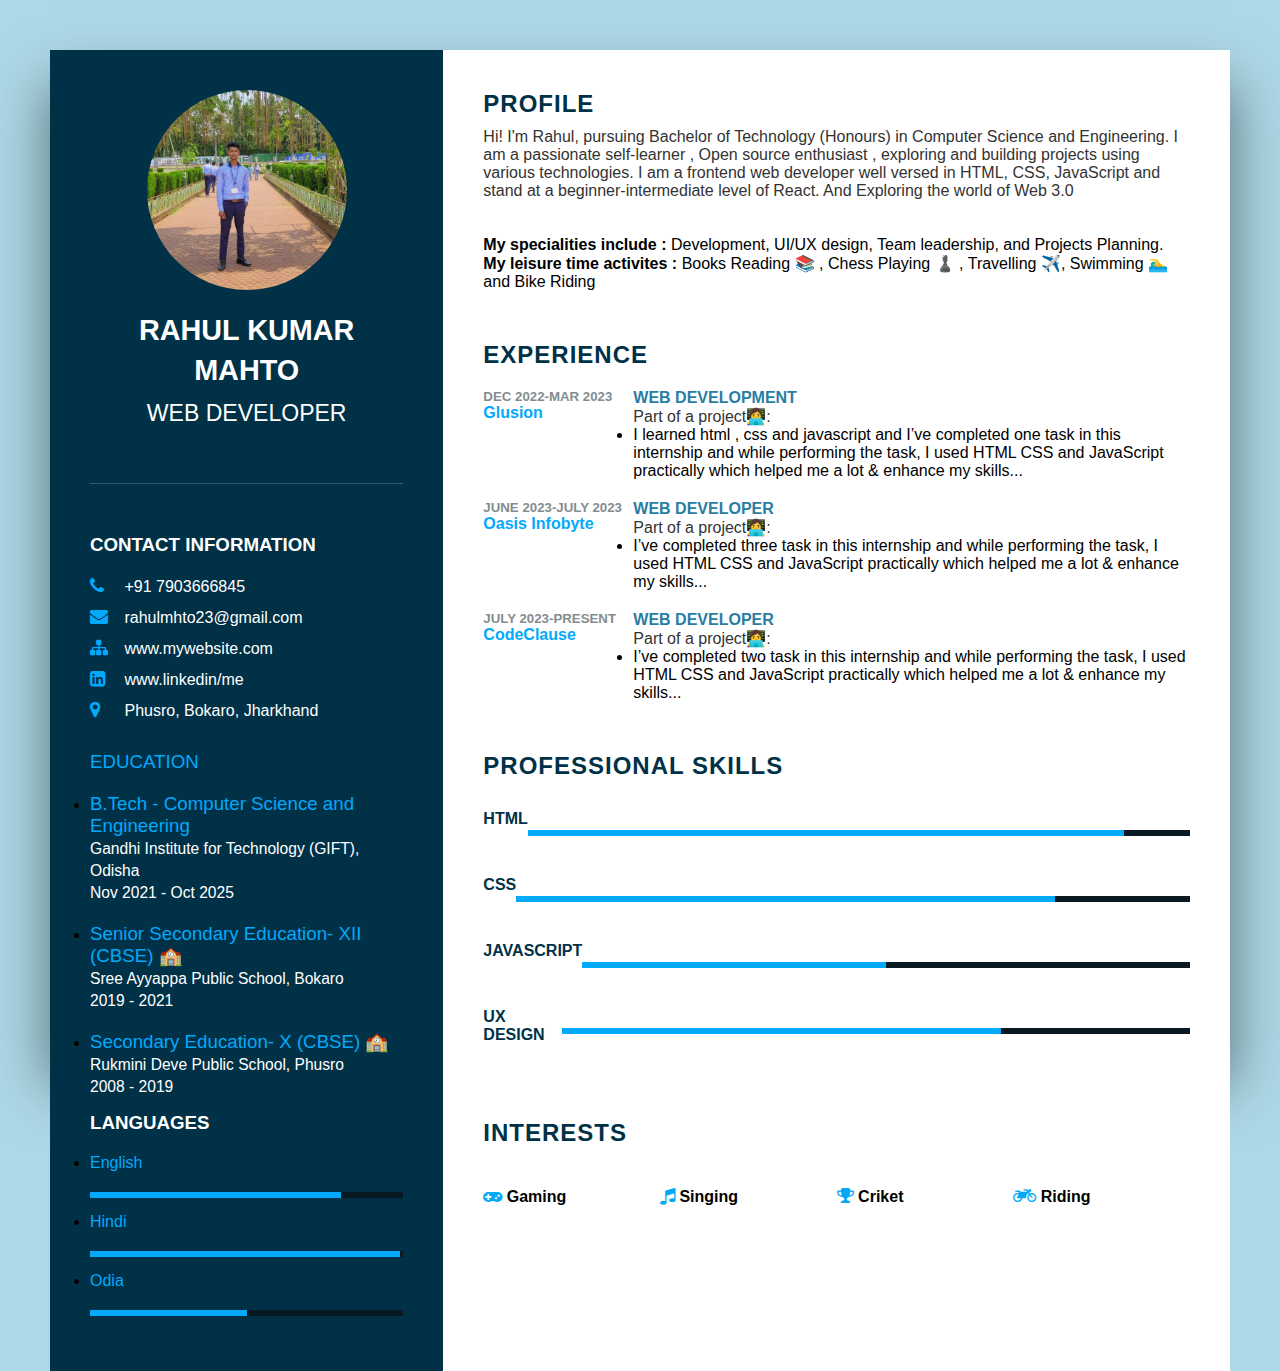
<file: Basic Resume/index.html>
<!DOCTYPE html>
<html lang="en">

<head>
    <meta charset="UTF-8">
    <meta name="viewport" content="width=device-width, initial-scale=1.0">
    <title>Basic Online Resume</title>
    <link rel="stylesheet" href="https://cdnjs.cloudflare.com/ajax/libs/font-awesome/4.7.0/css/font-awesome.css"
        integrity="sha512-5A8nwdMOWrSz20fDsjczgUidUBR8liPYU+WymTZP1lmY9G6Oc7HlZv156XqnsgNUzTyMefFTcsFH/tnJE/+xBg=="
        crossorigin="anonymous" referrerpolicy="no-referrer" />
    <link rel="stylesheet" href="style.css">
</head>

<body>
    <div class="container">
        <div class="leftSide">
            <div class="profileText">
                <div class="imgBox">
                    <img src="profile.jpg" alt="">
                </div>
                <h2>Rahul Kumar Mahto<br><span>Web Developer</span></h2>
            </div>
            <div class="contactInfo">
                <h3 class="title">Contact Information</h3>
                <ul>
                    <li>
                        <span class="icon"><i class="fa fa-phone" aria-hidden="true"></i></span>
                        <span class="text">+91 7903666845</span>
                    </li>
                    <li>
                        <span class="icon"><i class="fa fa-envelope" aria-hidden="true"></i></span>
                        <span class="text">rahulmhto23@gmail.com</span>
                    </li>
                    <li>
                        <span class="icon"><i class="fa fa-sitemap" aria-hidden="true"></i></span>
                        <span class="text">www.mywebsite.com</span>
                    </li>
                    <li>
                        <span class="icon"><i class="fa fa-linkedin-square" aria-hidden="true"></i></span>
                        <span class="text"><a href="https://www.linkedin.com/in/rahul-kumar-mahto-b65725228/"> www.linkedin/me</a></span>
                    </li>
                    <li>
                        <span class="icon"><i class="fa fa-map-marker" aria-hidden="true"></i></span>
                        <span class="text">Phusro, Bokaro, Jharkhand</span>
                    </li>
                </ul>
            </div>

            <div class="contactInfo_education">
                <h3 class="title">Education</h3>
                <ul>
                    <li>
                        <h3>B.Tech - Computer Science and Engineering<br>
                            <small>Gandhi Institute for Technology (GIFT), Odisha</small><br>
                            <small>Nov 2021 - Oct 2025</small>
                        </h3>
                    </li>
                    <li>
                        <h3>Senior Secondary Education- XII (CBSE) 🏫<br>
                            <small>Sree Ayyappa Public School, Bokaro</small><br>
                            <small>2019 - 2021</small>
                        </h3>
                    </li>
                    <li>
                        <h3>Secondary Education- X (CBSE) 🏫<br>
                            <small>Rukmini Deve Public School, Phusro</small><br>
                            <small>2008 - 2019</small>
                        </h3>
                    </li>
                </ul>
            </div>
            

            <div class="contactInfo_language">
                <h3 class="title">Languages</h3>
                <ul>
                    <li>
                        <span class="text">English</span>
                        <span class="percent">
                            <div style="width: 80%;"></div>
                        </span>
                    </li>
                    <li>
                        <span class="text">Hindi</span>
                        <span class="percent">
                            <div style="width: 99%;"></div>
                        </span>
                    </li>
                    <li>
                        <span class="text">Odia</span>
                        <span class="percent">
                            <div style="width: 50%;"></div>
                        </span>
                    </li>
                </ul>
            </div>
        </div>
        <div class="rightSide">
            <div class="about">
                <h2 class="title2">Profile</h2>
                <p>Hi!  I'm Rahul, pursuing Bachelor of Technology (Honours) in Computer Science and
                    Engineering. I am a passionate self-learner , Open source enthusiast , exploring and building
                    projects using various technologies. I am a frontend web developer well versed in HTML, CSS,
                    JavaScript and stand at a beginner-intermediate level of React. And Exploring the world of Web 3.0
                    </p><br><br>
                    <strong> My specialities include :</strong> <span> Development, UI/UX design, Team leadership,
                        and Projects Planning. </span>
                    <br>
                    <strong> My leisure time activites :</strong> <span> Books Reading 📚 , Chess Playing ♟️ ,
                        Travelling ✈️, Swimming 🏊‍♂️ and Bike Riding</span>
            </div>
            <div class="about">
                <h2 class="title2">Experience</h2>

                <div class="box">
                    <div class="year">
                        <h5>Dec 2022-Mar 2023</h5>
                        <h4>Glusion</h4>
                    </div>
                    <div class="text">
                        <h4>WEB Development</h4>
                        <p>Part of a project👩‍💻:</p>
                    <ul>
                        <li>I learned html , css and javascript and  I’ve completed one task in this internship and while performing the task, I used HTML CSS
                            and JavaScript practically which helped me a lot & enhance my skills...</li>
                    </ul>
                    </div>
                </div>
                <div class="box">
                    <div class="year">
                        <h5>june 2023-july 2023</h5>
                        <h4>Oasis Infobyte</h4>
                    </div>
                    <div class="text">
                        <h4>WEB Developer</h4>
                        <p>Part of a project👩‍💻:</p>
                    <ul>
                        <li> I’ve completed three  task in this internship and while performing the task, I used HTML CSS
                            and JavaScript practically which helped me a lot & enhance my skills...</li>
                    </ul>
                    </div>
                </div>
                <div class="box">
                    <div class="year">
                        <h5>july 2023-present</h5>
                        <h4>CodeClause</h4>
                    </div>
                    <div class="text">
                        <h4>WEB Developer</h4>
                        <p>Part of a project👩‍💻:</p>
                    <ul>
                        <li> I’ve completed two task in this internship and while performing the task, I used HTML CSS
                            and JavaScript practically which helped me a lot & enhance my skills...</li>
                    </ul>
                    </div>
                </div>

            </div>

            <div class="about skills">
                <h2 class="title2">Professional Skills</h2>
                <div class="box">
                    <h4>HTML</h4>
                    <div class="percent">
                        <div style="width: 90%;"></div>
                    </div>
                </div>
                <div class="box">
                    <h4>CSS</h4>
                    <div class="percent">
                        <div style="width: 80%;"></div>
                    </div>
                </div>
                <div class="box">
                    <h4>JavaScript</h4>
                    <div class="percent">
                        <div style="width: 50%;"></div>
                    </div>
                </div>
                <div class="box">
                    <h4>UX Design</h4>
                    <span class="percent">
                        <div style="width: 70%;"></div>
                    </span>
                </div>

            </div>

            <div class="about interest">
                <h2 class="title2">Interests</h2>
                <ul>
                    <li><i class="fa fa-gamepad" aria-hidden="true"></i>  Gaming</li>
                    <li><i class="fa fa-music" aria-hidden="true"></i>  Singing</li>
                    <li><i class="fa fa-trophy" aria-hidden="true"></i>  Criket</li>
                    <li><i class="fa fa-motorcycle" aria-hidden="true"></i> Riding</li>
                </ul>
            </div>

        </div>
    </div>
</body>

</html>
</file>
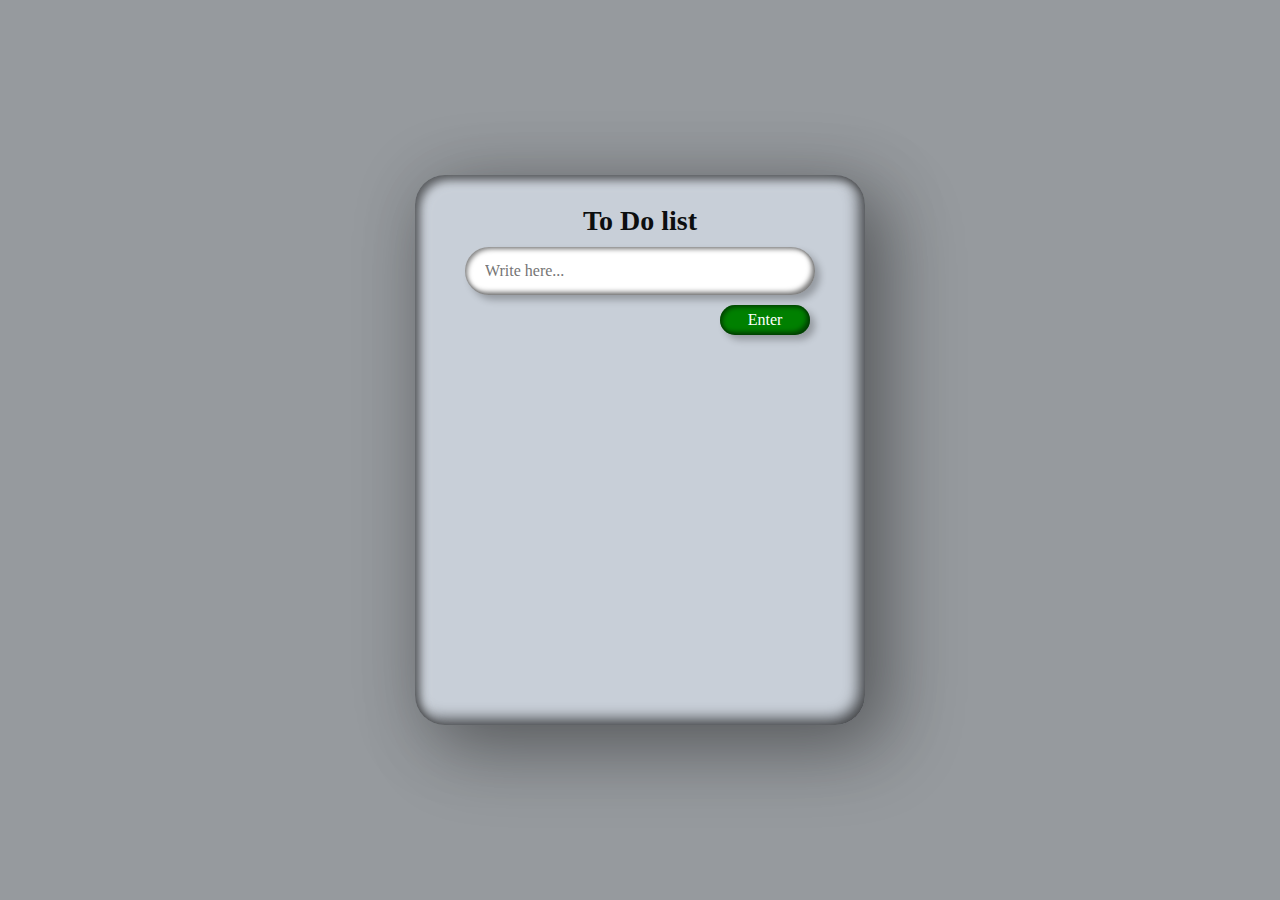
<file: To-Do List/index.html>
<!DOCTYPE html>
<html lang="en">
<head>
    <meta charset="UTF-8">
    <meta name="viewport" content="width=device-width, initial-scale=1.0">
    <title>To List</title>
    <link rel="stylesheet" href="style.css">
</head>
<body>
    <div class="container">
        <div class="box">
        <h2>To Do list</h2>
        <input type="text" placeholder="Write here..." id="taskInput">
        <button id="addBtn">Enter</button>
         <ul id="taskList"></ul>
        </div>
    </div>
  <script src="index.js"></script>
</body>
</html>
</file>
<file: Basic Resume/style.css>
*{
    margin: 0;
    padding: 0;
    box-sizing: border-box;
    font-family: 'poppins', sans-serif;
}
body{
      background: lightblue;
      display: flex;
      align-items: center;
      align-items: center;
      min-height: 100vh;      
}
.container{
position: relative;
width: 100%;
min-height: 1000px;
max-height: 1000px;
background: #fff;
margin: 50px;
display: grid;
grid-template-columns: 1fr 2fr;
box-shadow: 0 35px 55px rgba(0,0,0,0.5);
}
.container .leftSide{
    position: relative;
    background: #003147;
    padding: 40px;
}
.profileText{
    position: relative;
    display: flex;
    flex-direction: column;
    align-items: center;
    padding-bottom: 50px;
    border-bottom: 1px solid rgba(255,255,255,0.2);
}
.profileText .imgBox{
    position: relative;
    width: 200px;
    height: 200px;
    border-radius: 50%;
    overflow: hidden;
}
.profileText .imgBox img{
    position: relative;
    top: 0;
    left: 0;
    width: 100%;
    height: 100%;
    object-fit: cover;
}
.profileText h2{
    color: #fff;
    font-size: 1.8em;
    margin-top: 20px;
    text-transform: uppercase;
    font-weight: 600;
    text-align: center;
    line-height: 1.4em;
}
.profileText h2 span{
    font-size: 0.8em;
    font-weight: 300;
}
.contactInfo{
    padding-top: 50px;
}
.title{
    color: #fff;
    letter-spacing: 1x;
    text-transform: uppercase;
    font-weight: 600;
    margin-bottom: 20px;
}
.contactInfo ul{
    position: relative;
}
.contactInfo ul li{
    position: relative;
    list-style: none;
    margin: 10px 0;
    cursor: pointer;
}
.contactInfo ul li .icon{
    display: inline-block;
    width: 30px;
    font-size: 18px;
    color: #03a9fa;
}
.contactInfo ul li span{
    color: #fff;
    font-weight: 300;
}
.text a{
    color: #fff;
    text-decoration: none;
}
.contactInfo_education{
    margin-top: 30px;
    margin-bottom: 15px;
}
.contactInfo_education li{
    margin-top: 20px;
}
.contactInfo_education h3{
    color: #03a9fa;
    font-weight: 500;
}
.contactInfo_education h4:nth-child(2){
    color: #fff;
    font-weight: 500;
}
.contactInfo_education small{
    color: #fff;
    font-weight: 300;
}
.contactInfo_language .percent{
    position: relative;
    width: 100%;
    height: 6px;
    background: #081921;
    display: block;
    margin-top: 20px;
}
.contactInfo_language .percent div{
    position: absolute;
    top: 0;
    left: 0;
    height: 100%;
    background-color: #03a9fa
}
.contactInfo_language span{
    color: #03a9fa;
    margin-bottom: 15px;
}


.container .rightSide{
    position: relative;
    background: #fff;
    padding: 40px;
}
.about{
    margin-bottom: 50px;
}
.about:last-child{
    margin-bottom: 0;
}
.title2{
    color: #003147;
    text-transform: uppercase;
    letter-spacing: 1px;
    margin-bottom: 10px;
}
p{
    color: #333;
}
.about .box{
    display: flex;
    flex-direction: row;
    margin: 20px 0;
}
.about .box .year{
    min-width: 150px;
}
.about .box .year h4{
    color: #03a9fa;
}
.about .box .year h5{
    text-transform: uppercase;
    color: #848c90;
    font-weight: 600;
}
.about .text h4{
    text-transform: uppercase;
    color: #2a7da2;
    font-size: 16px;
}
.skills{
    position: relative;
    width: 100%;
    display: grid;
    /* justify-content: center;
    align-items: center; */
}
.skills .box h4{
    text-transform: uppercase;
    color: #003147;
    font-weight: 600;
}
.skills .percent{
    position: relative;
    width: 100%;
    height: 6px;
    background: #081921;
    display: block;
    margin-top: 20px;
}
.skills .percent div{
    position: absolute;
    top: 0;
    left: 0;
    height: 100%;
    background-color: #03a9fa
}
.skills span{
    color: #03a9fa;
    margin-bottom: 15px;
}
.interest ul{
    display: grid;
    grid-template-columns: repeat(4,1fr);
} 
.interest ul li{
    margin-top: 30px;
    list-style: none;
    font-weight: 600;
}
.interest ul li .fa{
color: #03a9f4;
font-size: 18px;
}
@media(max-width:600px){
    .about .box{
        flex-direction: column;
    }
    .about .box .year{
        margin-bottom: 5px;
    }
   .interest ul{
grid-template-columns: repeat(1,1fr);
   }
   .skills .box{
    grid-template-columns: repeat(1,1fr);
   }
}
</file>
<file: To-Do List/style.css>
*{
    padding: 0;
    margin: 0;
    box-sizing: border-box;
    font-family: 'poppins', 'sans-serif';
}
body{
    display: flex;
    justify-content: center;
    align-items: center;
    min-height: 100vh;
    background:#969a9e;
}
.box{
    position: relative;
    width: 450px;
    height: 550px;
    border-radius: 30px;
    background: #c8cfd8;
    padding: 30px 50px;
    box-shadow: 25px 25px 75px rgba(0, 0, 0, 0.25), 10px 10px 70px rgba(0, 0, 0, 0.25),
    inset 5px 5px 10px  rgba(0, 0, 0, 0.5),
    inset 5px 5px 20px  rgba(255, 255, 255, 0.2),
    inset -5px -5px 15px  rgba(0, 0, 0, 0.75);
}
h2{
    width: 100%;
    font-weight: 600;
    text-align: center;
    color: #0c0e0f;
    font-size: 1.75em;
    margin-bottom: 10px;
}
#taskInput{
position: relative;
width: 100%;
border: none;
outline: none;
padding: 15px 20px ;
border-radius: 30px;
font-size: 1em;
box-shadow: 5px 5px 7px rgba(0, 0, 0, 0.25),
    inset 2px 2px 5px  rgba(0, 0, 0, 0.5),
    inset -3px -3px 5px  rgba(0, 0, 0, 0.5);
}

#addBtn{
    position: relative;
    width: 90px;
    height: 30px;
    border: none;
    margin-top: 10px;
    margin-left: 255px;
    border-radius: 15px;
    font-size: 1em;
    background: green;
    color: #fff;
    box-shadow: 5px 5px 7px rgba(0, 0, 0, 0.25),
    inset 2px 2px 5px  rgba(0, 0, 0, 0.5),
    inset -3px -3px 5px  rgba(0, 0, 0, 0.5);
}



ul {
    list-style-type: none;
    padding: 0;
}

li {
    position: relative;
    width: 80%;
    display: flex;
    font-size: 1.2rem;
    align-items: center;
    background: #1f83f2;
    color: #fff;
    margin:15px 0;
    padding: 12px 17px ;
    min-height: 45px;
    cursor: pointer;
    border-radius: 20px;
    box-shadow: 5px 5px 7px rgba(0, 0, 0, 0.25),
    inset 2px 2px 5px  rgba(0, 0, 0, 0.5),
    inset -3px -3px 5px  rgba(0, 0, 0, 0.5);
}

.box li i::before{
    content: '';
    position: absolute;
    width: 15px;
    height: 2px;
    background: #fff;
    transform: rotate(45deg);
}

li:last-child {
    border-bottom: none;    
}

li.completed {
    opacity: 0.5;
    background: red;
}

li.completed::before {
    content: "\2713";
    position: absolute;
    left: 230px;
    top: 50%;
    width: 30px;
    height: 30px;
    background:rgb(17, 127, 0);
    justify-content: center;
    border-radius: 50%;
    transform: translateY(-50%);
    font-weight: 600;
    font-size: 23px;
    color:#fff;
}

.cross-btn {
    display: flex;
    position: absolute;
    right: -45px;
    top: 50%;
    height: 30px;
    width: 30px;
    transform: translateY(-50%);
    font-size: 20px;
    align-items: center;
    cursor: pointer;
    background: red;
    border-radius: 50%;
    align-content: center;
    box-shadow: 5px 5px 7px rgba(0, 0, 0, 0.25),
    inset 2px 2px 5px  rgba(0, 0, 0, 0.5),
    inset -3px -3px 5px  rgba(0, 0, 0, 0.5);
}
#taskList{
    position: relative;
    margin-top: 20px;
    height: 350px;
    overflow-y: auto;
}
.cross-btn{
    justify-content: center;
}
.taskInput{
    justify-content: center;
}
</file>
